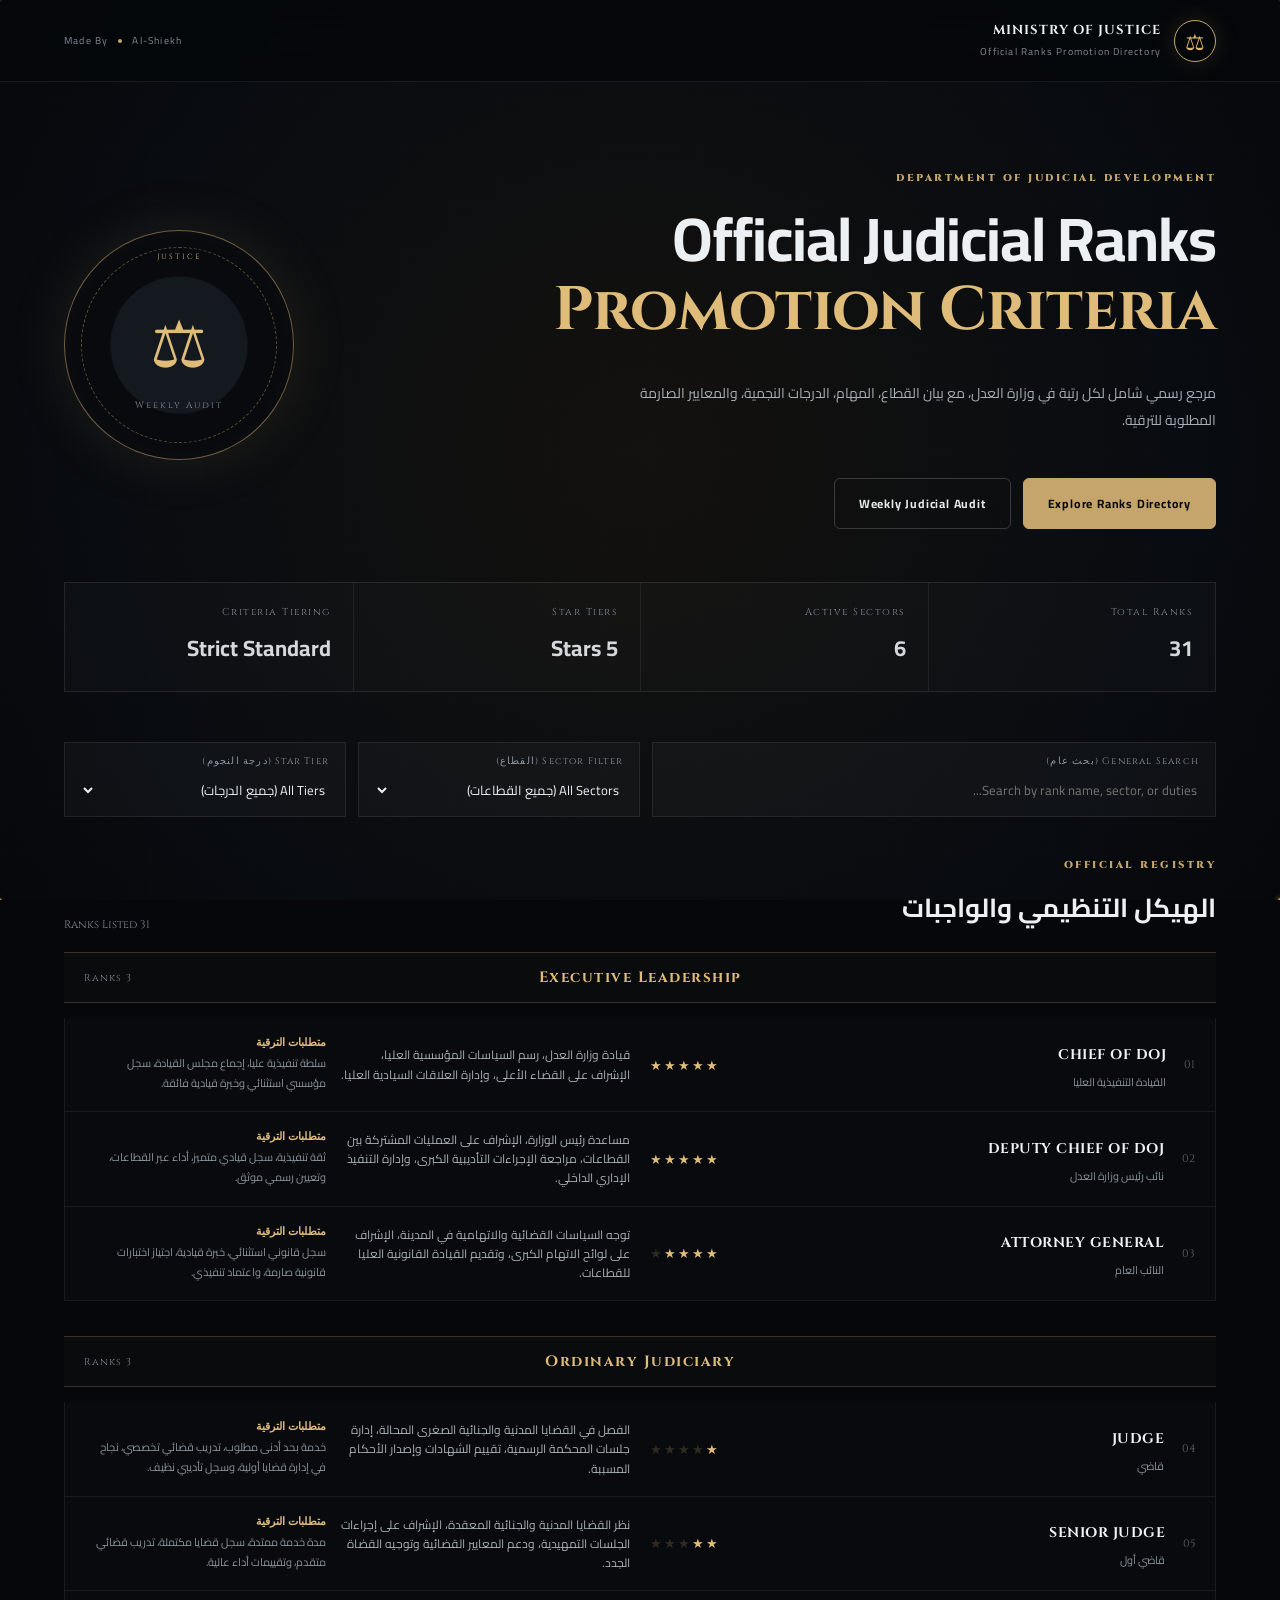
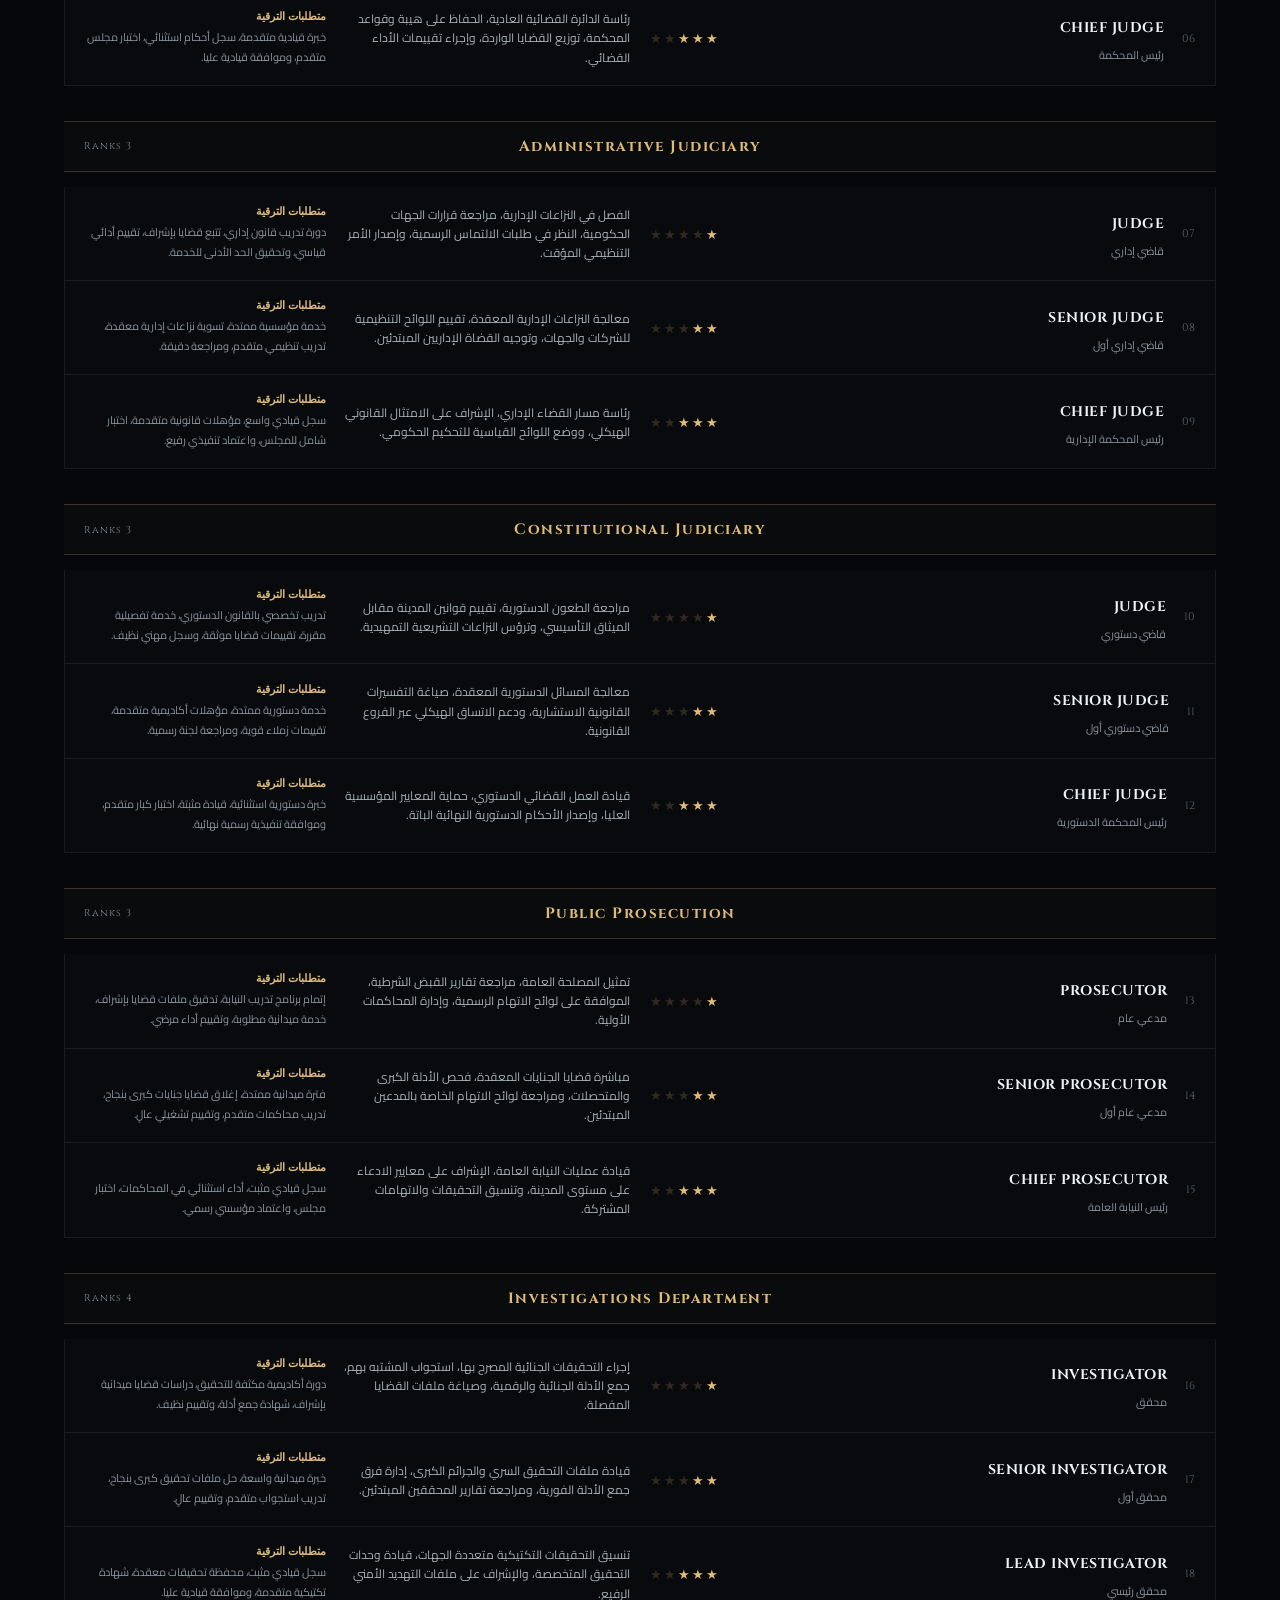
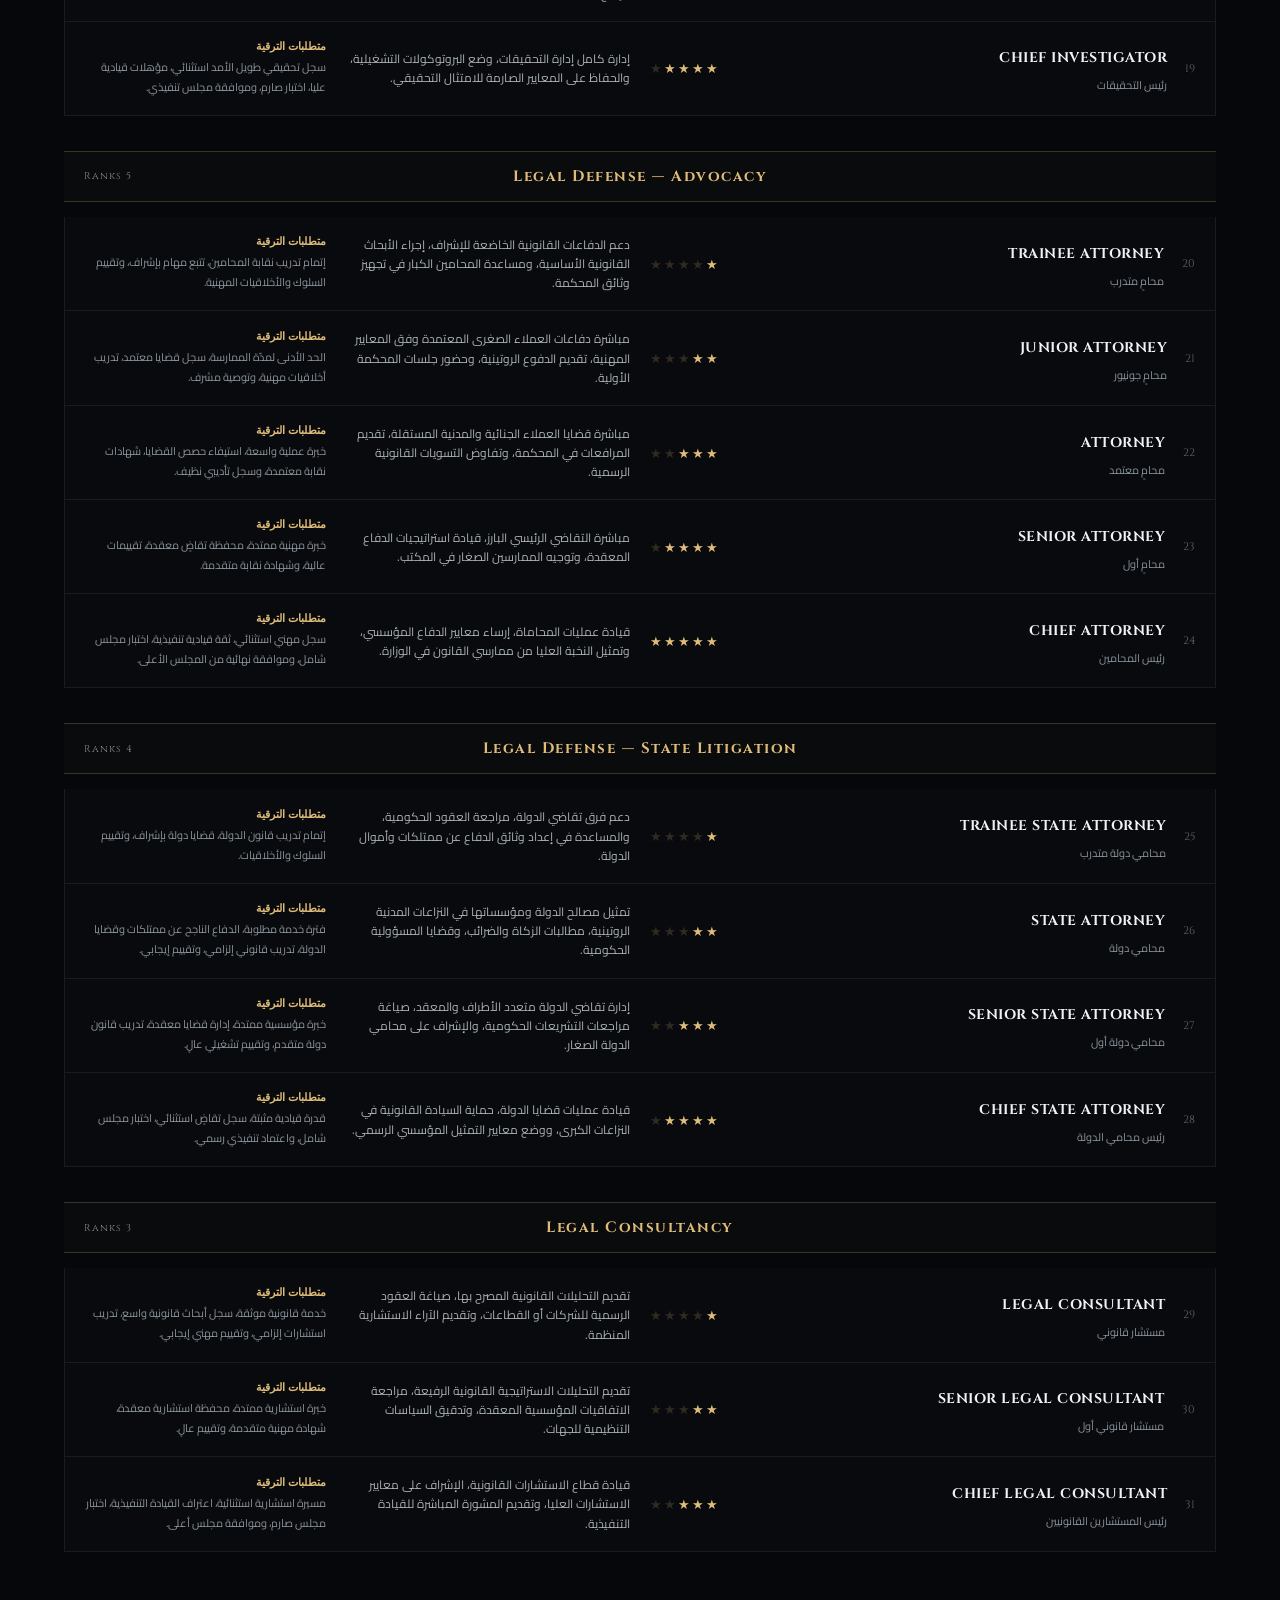
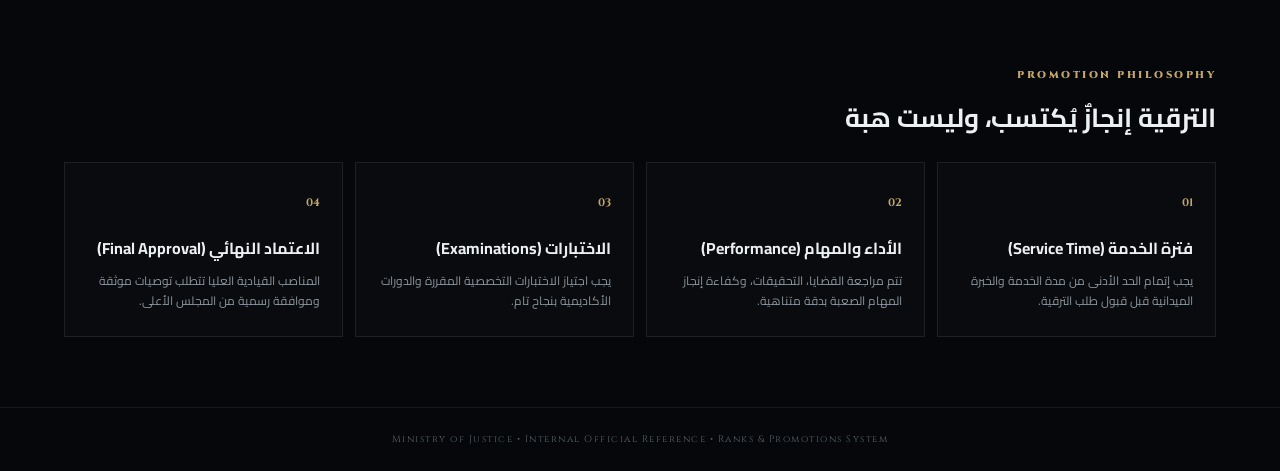
<file: index.html>
<!doctype html>
<html lang="ar" dir="rtl">
<head>
<meta charset="utf-8">
<meta name="viewport" content="width=device-width,initial-scale=1">
<title>Ministry of Justice | Ranks &amp; Promotion Criteria</title>
<link rel="preconnect" href="https://fonts.googleapis.com">
<link rel="preconnect" href="https://fonts.gstatic.com" crossorigin>
<link href="https://fonts.googleapis.com/css2?family=Cairo:wght@400;600;700;900&family=Cinzel:wght@600;700&display=swap" rel="stylesheet">
<link rel="stylesheet" href="spy.css">
</head>
<body>
<div class="ambient-bg"></div>
<header class="topbar">
  <div class="brand">
    <div class="brand-mark">⚖</div>
    <div><strong>MINISTRY OF JUSTICE</strong><span>Official Ranks Promotion Directory</span></div>
  </div>
  <div class="header-meta"><span>Al-Shiekh</span><span class="dot"></span><span>Made By</span></div>
</header>
<div class="ambient-bg">
  <canvas id="luxuryCanvas"></canvas>
</div>
<main class="container">
  <section class="hero">
    <div class="hero-copy">
      <div class="eyebrow">DEPARTMENT OF JUDICIAL DEVELOPMENT</div>
      <h1>Official Judicial Ranks<br><em>Promotion Criteria</em></h1>
      <p>مرجع رسمي شامل لكل رتبة في وزارة العدل، مع بيان القطاع، المهام، الدرجات النجمية، والمعايير الصارمة المطلوبة للترقية.</p>
      <div class="hero-actions">
        <button class="primary" onclick="document.getElementById('rankTable').scrollIntoView({behavior:'smooth'})">Explore Ranks Directory</button>
        <button class="ghost" onclick="openAudit()">Weekly Judicial Audit</button>
      </div>
    </div>
    <button class="seal" aria-label="فتح الجرد الأسبوعي" onclick="openAudit()">
      <span class="seal-ring">JUSTICE</span>
      <span class="seal-icon">⚖</span><small>Weekly Audit</small>
    </button>
  </section>

  <section class="stats">
    <div><span>Total Ranks</span><b id="rankCount">0</b></div>
    <div><span>Active Sectors</span><b>6</b></div>
    <div><span>Star Tiers</span><b>5 Stars</b></div>
    <div><span>Criteria Tiering</span><b>Strict Standard</b></div>
  </section>

  <section class="toolbar">
    <div><label>General Search (بحث عام)</label><input id="search" placeholder="Search by rank name, sector, or duties..." oninput="render()"></div>
    <div><label>Sector Filter (القطاع)</label><select id="sector" onchange="render()"><option value="">All Sectors (جميع القطاعات)</option></select></div>
    <div><label>Star Tier (درجة النجوم)</label><select id="stars" onchange="render()"><option value="">All Tiers (جميع الدرجات)</option></select></div>
  </section>

  <section id="rankTable" class="registry">
    <div class="section-head"><div><div class="eyebrow">OFFICIAL REGISTRY</div><h2>الهيكل التنظيمي والواجبات</h2></div><span id="resultCount"></span></div>
    <div id="groups"></div>
  </section>

  <section class="standards">
    <div class="section-head"><div><div class="eyebrow">PROMOTION PHILOSOPHY</div><h2>الترقية إنجازٌ يُكتسب، وليست هبة</h2></div></div>
    <div class="standard-grid">
      <article><b>01</b><h3>فترة الخدمة (Service Time)</h3><p>يجب إتمام الحد الأدنى من مدة الخدمة والخبرة الميدانية قبل قبول طلب الترقية.</p></article>
      <article><b>02</b><h3>الأداء والمهام (Performance)</h3><p>تتم مراجعة القضايا، التحقيقات، وكفاءة إنجاز المهام الصعبة بدقة متناهية.</p></article>
      <article><b>03</b><h3>الاختبارات (Examinations)</h3><p>يجب اجتياز الاختبارات التخصصية المقررة والدورات الأكاديمية بنجاح تام.</p></article>
      <article><b>04</b><h3>الاعتماد النهائي (Final Approval)</h3><p>المناصب القيادية العليا تتطلب توصيات موثقة وموافقة رسمية من المجلس الأعلى.</p></article>
    </div>
  </section>
</main>

<footer>Ministry of Justice • Internal Official Reference • Ranks &amp; Promotions System</footer>
<script src="spy.js"></script>
</body>
</html>
</file>
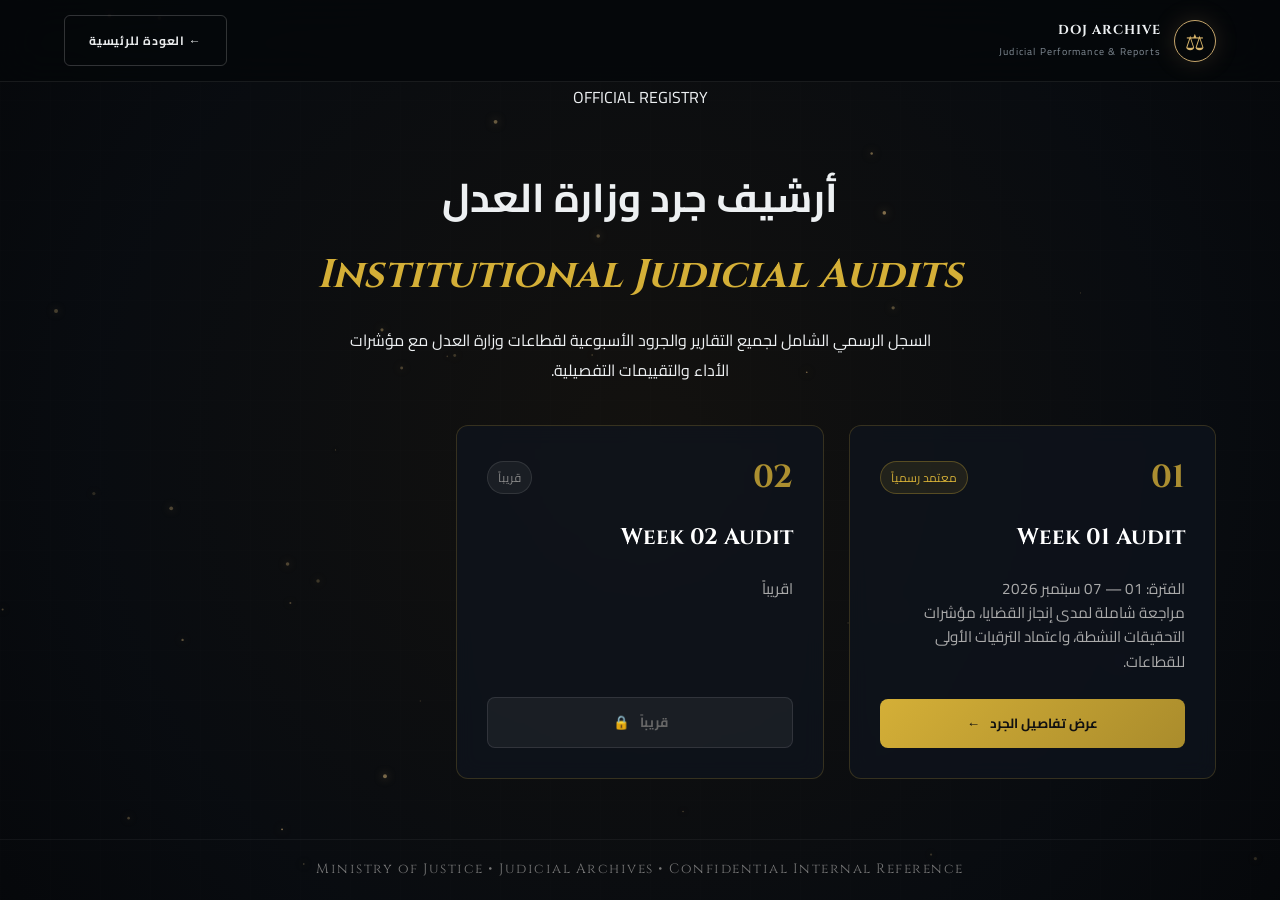
<file: audit.html>
<!doctype html>
<html lang="ar" dir="rtl">
<head>
<meta charset="utf-8">
<meta name="viewport" content="width=device-width,initial-scale=1">
<title>Ministry of Justice | Judicial Audits Archive</title>
<link rel="preconnect" href="https://fonts.googleapis.com">
<link rel="preconnect" href="https://fonts.gstatic.com" crossorigin>
<link href="https://fonts.googleapis.com/css2?family=Cairo:wght@400;600;700;900&family=Cinzel:wght@600;700&display=swap" rel="stylesheet">
<link rel="stylesheet" href="spy.css">
<style>
/* ممنوع التعديل فيه نهائيا لو سمحتم*/
.archive-grid {
  display: grid;
  grid-template-columns: repeat(3, minmax(320px, 1fr));
  gap: 25px;
  margin-top: 40px;
  direction: rtl;
}

.archive-card {
  background: rgba(15, 20, 30, 0.7);
  border: 1px solid rgba(212, 175, 55, 0.2);
  border-radius: 12px;
  padding: 30px;
  position: relative;
  transition: all 0.3s ease;
  backdrop-filter: blur(10px);  
  display: flex;
  flex-direction: column;
  justify-content: space-between;
}

@media (max-width: 1024px) {
  .archive-grid {
    grid-template-columns: repeat(2, minmax(320px, 1fr));
  }
}

@media (max-width: 768px) {
  .archive-grid {
    grid-template-columns: 1fr;
  }
}

.archive-card:hover {
  border-color: rgba(212, 175, 55, 0.6);
  transform: translateY(-5px);
  box-shadow: 0 10px 30px rgba(0, 0, 0, 0.5);
}

.archive-card-header {
  display: flex;
  justify-content: space-between;
  align-items: center;
  margin-bottom: 20px;
}

.archive-num {
  font-family: 'Cinzel', serif;
  font-size: 2rem;
  font-weight: 700;
  color: #d4af37;
  opacity: 0.8;
}

.archive-badge-status {
  font-size: 0.75rem;
  padding: 4px 10px;
  border-radius: 20px;
  background: rgba(212, 175, 55, 0.1);
  color: #d4af37;
  border: 1px solid rgba(212, 175, 55, 0.3);
}

.archive-card h3 {
  font-family: 'Cinzel', serif;
  font-size: 1.4rem;
  color: #fff;
  margin-bottom: 10px;
}

.archive-card p {
  color: #aaa;
  font-size: 0.95rem;
  line-height: 1.6;
  margin-bottom: 25px;
}

.audit-action-btn {
  display: inline-flex;
  align-items: center;
  justify-content: center;
  gap: 10px;
  width: 100%;
  padding: 12px 20px;
  background: linear-gradient(135deg, #d4af37 0%, #aa8c2c 100%);
  color: #111;
  font-weight: 700;
  border-radius: 8px;
  border: none;
  cursor: pointer;
  transition: all 0.2s ease;
  text-decoration: none;
  font-family: 'Cairo', sans-serif;
}

.audit-action-btn:hover {
  background: linear-gradient(135deg, #e6c555, #d4af37);
  box-shadow: 0 0 15px rgba(212, 175, 55, 0.4);
}

.audit-action-btn.disabled {
  background: rgba(255, 255, 255, 0.05);
  color: #666;
  border: 1px solid rgba(255, 255, 255, 0.1);
  cursor: not-allowed;
}
</style>
</head>
<body class="audit-page">
<div class="ambient-bg audit-ambient"></div>
<header class="topbar">
  <div class="brand">
    <div class="brand-mark">⚖</div>
    <div><strong>DOJ ARCHIVE</strong><span>Judicial Performance &amp; Reports</span></div>
  </div>
  <button class="ghost" onclick="location.href='index.html'">← العودة للرئيسية</button>
</header>
<div class="ambient-bg">
  <canvas id="luxuryCanvas"></canvas>
</div>
<main class="container">
  <section class="audit-hero" style="text-align: center; margin-bottom: 40px;">

    <div class="audit-badge" style="display: inline-block; margin-bottom: 15px;">OFFICIAL REGISTRY</div>

    <h1 style="font-size: 2.5rem; margin-bottom: 15px;">أرشيف جرد وزارة العدل<br><em style="color: #d4af37; font-family: 'Cinzel', serif;">Institutional Judicial Audits</em></h1>

    <p style="max-width: 600px; margin: 0 auto;">السجل الرسمي الشامل لجميع التقارير والجرود الأسبوعية لقطاعات وزارة العدل مع مؤشرات الأداء والتقييمات التفصيلية.</p>
    
  </section>

  <div class="archive-grid">
    <!-- بطاقة الأسبوع الأول -->
    <div class="archive-card">
      <div>
        <div class="archive-card-header">
          <span class="archive-num">01</span>
          <span class="archive-badge-status">معتمد رسمياً</span>
        </div>
        <h3>Week 01 Audit</h3>
        <p>الفترة: 01 — 07 سبتمبر 2026<br>مراجعة شاملة لمدى إنجاز القضايا، مؤشرات التحقيقات النشطة، واعتماد الترقيات الأولى للقطاعات.</p>
      </div>
      <button class="audit-action-btn" onclick="location.href='JRD.html'">
        عرض تفاصيل الجرد <span>←</span>
      </button>
    </div>

    <!-- بطاقة الأسبوع الثاني -->
    <div class="archive-card">
      <div>
        <div class="archive-card-header">
          <span class="archive-num">02</span>
          <span class="archive-badge-status" style="background: rgba(255,255,255,0.05); color: #888; border-color: rgba(255,255,255,0.1);">قريباً</span>
        </div>
        <h3>Week 02 Audit</h3>
        <p>اقريباً</p>
      </div>
      <button class="audit-action-btn disabled" disabled>
        قريباً <span>🔒</span>
      </button>
    </div>



  </div>
</main>

<footer style="text-align: center; margin-top: 60px; padding: 20px 0; border-top: 1px solid rgba(255,255,255,0.05); color: #777; font-size: 0.85rem;">
  Ministry of Justice • Judicial Archives • Confidential Internal Reference
  <script>

    const canvas = document.getElementById('luxuryCanvas');
const ctx = canvas.getContext('2d');
let particles = [];

function resize() {
  canvas.width = window.innerWidth;
  canvas.height = window.innerHeight;
}
window.addEventListener('resize', resize);
resize();

for (let i = 0; i < 40; i++) {
  particles.push({
    x: Math.random() * canvas.width,
    y: Math.random() * canvas.height,
    radius: Math.random() * 1.5 + 0.5,
    speedX: (Math.random() - 0.5) * 0.2,
    speedY: (Math.random() - 0.5) * 0.2,
    alpha: Math.random() * 0.5 + 0.2
  });
}

function animate() {
  ctx.clearRect(0, 0, canvas.width, canvas.height);
  particles.forEach(p => {
    p.x += p.speedX;
    p.y += p.speedY;
    if (p.x < 0) p.x = canvas.width;
    if (p.x > canvas.width) p.x = 0;
    if (p.y < 0) p.y = canvas.height;
    if (p.y > canvas.height) p.y = 0;

    ctx.beginPath();
    ctx.arc(p.x, p.y, p.radius, 0, Math.PI * 2);
    ctx.fillStyle = `rgba(197, 165, 107, ${p.alpha})`;
    ctx.shadowBlur = 8;
    ctx.shadowColor = '#c5a56b';
    ctx.fill();
  });
  requestAnimationFrame(animate);
}
animate();

  </script>

</footer>
</body>
</html>
</file>
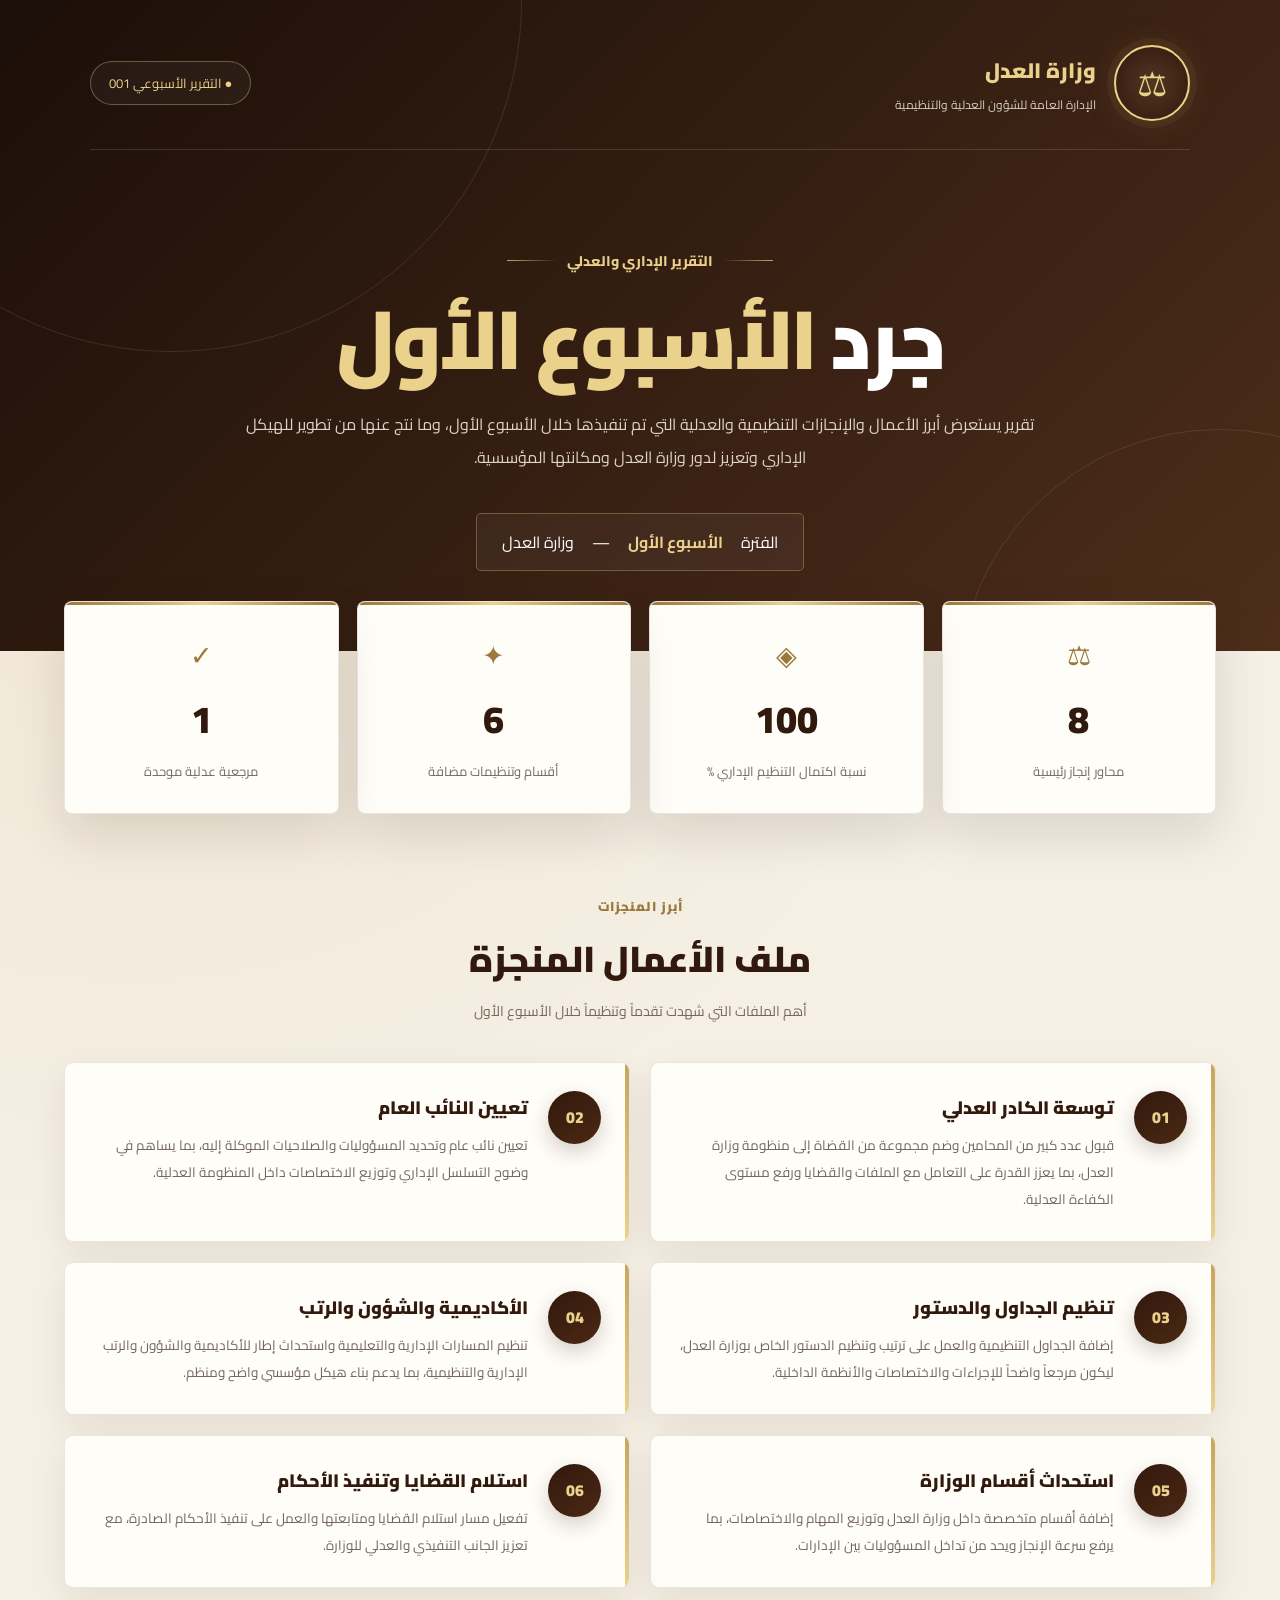
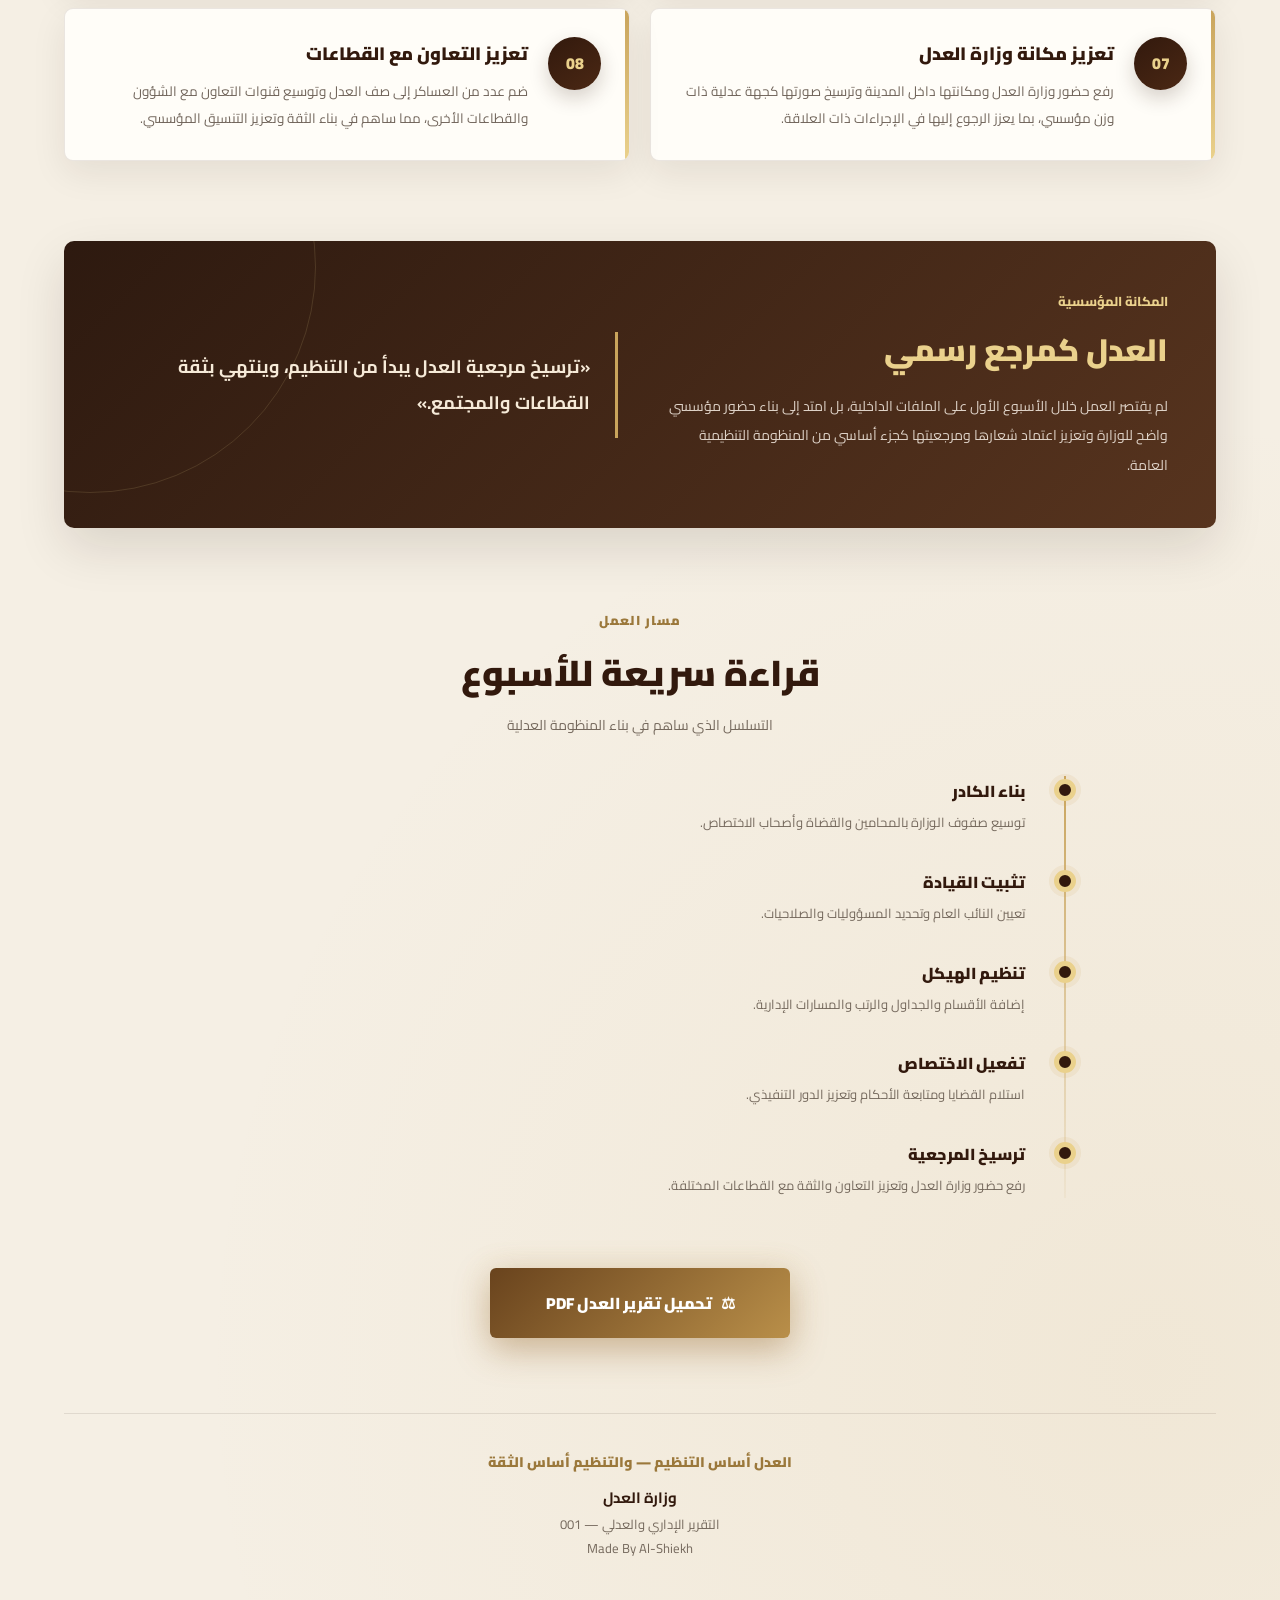
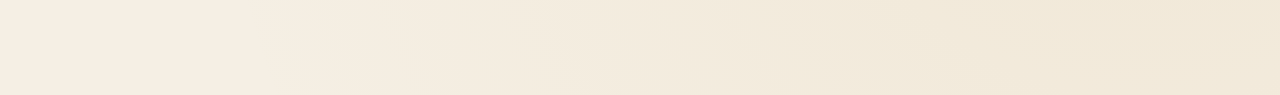
<file: JRD.html>
<!DOCTYPE html> <html lang="ar" dir="rtl"> <head> <meta charset="UTF-8"> <meta name="viewport" content="width=device-width, initial-scale=1.0">
<title>وزارة العدل | التقرير الأسبوعي الأول</title>

<style>
    /* =========================================================
       01 - GENERAL
    ========================================================= */

    @import url('https://fonts.googleapis.com/css2?family=Cairo:wght@400;500;600;700;800;900&display=swap');

    :root {
        --brown-dark: #211108;
        --brown: #32190d;
        --brown-light: #4b2814;

        --gold-dark: #9b783b;
        --gold: #c9a45c;
        --gold-light: #ead18c;

        --cream: #f5efe4;
        --white: #fffdf8;

        --text: #29211b;
        --muted: #75695d;

        --border: rgba(50, 25, 13, 0.10);

        --shadow:
            0 20px 50px rgba(33, 17, 8, 0.12);
    }

    * {
        margin: 0;
        padding: 0;
        box-sizing: border-box;
    }

    html {
        scroll-behavior: smooth;
    }

    body {
        font-family: "Cairo", Tahoma, sans-serif;
        background:
            radial-gradient(
                circle at 10% 10%,
                rgba(201, 164, 92, 0.14),
                transparent 28%
            ),
            radial-gradient(
                circle at 90% 90%,
                rgba(201, 164, 92, 0.10),
                transparent 30%
            ),
            var(--cream);

        color: var(--text);
        min-height: 100vh;
        overflow-x: hidden;
    }

    /* =========================================================
       02 - HERO / HEADER
    ========================================================= */

    .hero {
        position: relative;
        overflow: hidden;

        min-height: 590px;

        padding: 45px 7% 80px;

        color: white;

        background:
            linear-gradient(
                135deg,
                rgba(25, 12, 6, 0.99),
                rgba(72, 39, 20, 0.97)
            );
    }

    .hero::before {
        content: "";

        position: absolute;

        width: 700px;
        height: 700px;

        top: -350px;
        left: -180px;

        border: 1px solid rgba(234, 209, 140, 0.13);

        border-radius: 50%;
    }

    .hero::after {
        content: "";

        position: absolute;

        width: 520px;
        height: 520px;

        right: -200px;
        bottom: -300px;

        border: 1px solid rgba(234, 209, 140, 0.12);

        border-radius: 50%;
    }

    /* =========================================================
       03 - TOP BAR
    ========================================================= */

    .topbar {
        position: relative;
        z-index: 5;

        max-width: 1300px;

        margin: auto;

        padding-bottom: 28px;

        display: flex;
        align-items: center;
        justify-content: space-between;

        border-bottom:
            1px solid rgba(255, 255, 255, 0.13);
    }

    .brand {
        display: flex;
        align-items: center;
        gap: 18px;
    }

    .logo {
        width: 76px;
        height: 76px;

        display: flex;
        align-items: center;
        justify-content: center;

        border-radius: 50%;

        border: 2px solid var(--gold-light);

        color: var(--gold-light);

        font-size: 34px;

        background:
            radial-gradient(
                circle,
                rgba(234, 209, 140, 0.12),
                transparent 65%
            );

        box-shadow:
            0 0 0 7px rgba(201, 164, 92, 0.07),
            0 0 35px rgba(201, 164, 92, 0.14);
    }

    .brand-text strong {
        display: block;

        color: var(--gold-light);

        font-size: 21px;
        font-weight: 900;
    }

    .brand-text span {
        display: block;

        margin-top: 3px;

        color: #d9cec3;

        font-size: 12px;
    }

    .status {
        padding: 9px 18px;

        border: 1px solid rgba(234, 209, 140, 0.35);

        border-radius: 50px;

        color: var(--gold-light);

        font-size: 13px;

        background:
            rgba(255, 255, 255, 0.04);
    }

    /* =========================================================
       04 - HERO CONTENT
    ========================================================= */

    .hero-content {
        position: relative;
        z-index: 5;

        max-width: 1000px;

        margin: 90px auto 0;

        text-align: center;
    }

    .eyebrow {
        display: inline-flex;

        align-items: center;

        gap: 10px;

        margin-bottom: 18px;

        color: var(--gold-light);

        font-size: 14px;
        font-weight: 800;
    }

    .eyebrow::before,
    .eyebrow::after {
        content: "";

        width: 50px;
        height: 1px;

        background:
            linear-gradient(
                90deg,
                transparent,
                var(--gold)
            );
    }

    .eyebrow::after {
        background:
            linear-gradient(
                90deg,
                var(--gold),
                transparent
            );
    }

    .hero h1 {
        font-size: clamp(42px, 7vw, 82px);

        line-height: 1.15;

        font-weight: 900;

        letter-spacing: -3px;
    }

    .hero h1 span {
        color: var(--gold-light);
    }

    .hero-description {
        max-width: 800px;

        margin: 22px auto 0;

        color: #ded3c8;

        font-size: 16px;

        line-height: 2.1;
    }

    .date-box {
        display: inline-flex;

        align-items: center;

        gap: 18px;

        margin-top: 38px;

        padding: 13px 25px;

        border:
            1px solid rgba(234, 209, 140, 0.30);

        border-radius: 5px;

        background:
            rgba(255, 255, 255, 0.045);
    }

    .date-box strong {
        color: var(--gold-light);
    }

    /* =========================================================
       05 - MAIN CONTAINER
    ========================================================= */

    .container {
        position: relative;
        z-index: 10;

        width: min(1250px, 90%);

        margin: -50px auto 100px;
    }

    /* =========================================================
       06 - STATISTICS
    ========================================================= */

    .stats {
        display: grid;

        grid-template-columns:
            repeat(4, 1fr);

        gap: 18px;
    }

    .stat {
        position: relative;

        padding: 28px 20px;

        overflow: hidden;

        text-align: center;

        background: var(--white);

        border: 1px solid var(--border);

        border-radius: 8px;

        box-shadow: var(--shadow);
    }

    .stat::before {
        content: "";

        position: absolute;

        top: 0;
        right: 0;
        left: 0;

        height: 3px;

        background:
            linear-gradient(
                90deg,
                var(--gold-dark),
                var(--gold-light),
                var(--gold-dark)
            );
    }

    .stat-icon {
        color: var(--gold-dark);

        font-size: 27px;

        margin-bottom: 3px;
    }

    .stat-number {
        display: block;

        color: var(--brown);

        font-size: 38px;

        font-weight: 900;
    }

    .stat-label {
        color: var(--muted);

        font-size: 13px;
    }

    /* =========================================================
       07 - SECTIONS
    ========================================================= */

    .section {
        margin-top: 80px;
    }

    .section-header {
        margin-bottom: 38px;

        text-align: center;
    }

    .section-header .label {
        color: var(--gold-dark);

        font-size: 13px;

        font-weight: 900;

        letter-spacing: 1px;
    }

    .section-header h2 {
        margin-top: 7px;

        color: var(--brown);

        font-size: 36px;

        font-weight: 900;
    }

    .section-header p {
        margin-top: 5px;

        color: var(--muted);

        font-size: 14px;
    }

    /* =========================================================
       08 - ACHIEVEMENT CARDS
    ========================================================= */

    .achievements {
        display: grid;

        grid-template-columns:
            repeat(2, 1fr);

        gap: 20px;
    }

    .achievement {
        position: relative;

        display: flex;

        gap: 20px;

        padding: 28px;

        overflow: hidden;

        background: var(--white);

        border: 1px solid var(--border);

        border-radius: 9px;

        box-shadow:
            0 12px 35px
            rgba(43, 23, 13, 0.08);

        transition:
            transform .3s ease,
            box-shadow .3s ease;
    }

    .achievement:hover {
        transform: translateY(-5px);

        box-shadow:
            0 20px 45px
            rgba(43, 23, 13, 0.14);
    }

    .achievement::before {
        content: "";

        position: absolute;

        top: 0;
        right: 0;
        bottom: 0;

        width: 4px;

        background:
            linear-gradient(
                var(--gold),
                var(--gold-light)
            );
    }

    .achievement-number {
        flex: 0 0 53px;

        width: 53px;
        height: 53px;

        display: flex;

        align-items: center;
        justify-content: center;

        border-radius: 50%;

        color: var(--gold-light);

        font-size: 16px;

        font-weight: 900;

        background:
            linear-gradient(
                145deg,
                var(--brown),
                var(--brown-light)
            );

        box-shadow:
            0 8px 20px
            rgba(43, 23, 13, 0.20);
    }

    .achievement h3 {
        color: var(--brown);

        font-size: 18px;

        font-weight: 900;

        margin-bottom: 8px;
    }

    .achievement p {
        color: #71655b;

        font-size: 13.5px;

        line-height: 2;
    }

    /* =========================================================
       09 - FEATURE PANEL
    ========================================================= */

    .feature {
        position: relative;

        overflow: hidden;

        padding: 48px;

        color: white;

        border-radius: 10px;

        background:
            linear-gradient(
                135deg,
                rgba(43, 23, 13, 0.99),
                rgba(82, 46, 24, 0.97)
            );

        box-shadow: var(--shadow);
    }

    .feature::before {
        content: "";

        position: absolute;

        width: 450px;
        height: 450px;

        left: -200px;
        top: -200px;

        border:
            1px solid
            rgba(234, 209, 140, 0.14);

        border-radius: 50%;
    }

    .feature-content {
        position: relative;
        z-index: 2;

        display: grid;

        grid-template-columns:
            1fr 1fr;

        gap: 45px;

        align-items: center;
    }

    .feature-label {
        color: var(--gold-light);

        font-size: 13px;

        font-weight: 800;
    }

    .feature h2 {
        margin: 8px 0 13px;

        color: var(--gold-light);

        font-size: 31px;

        font-weight: 900;
    }

    .feature p {
        color: #ded2c7;

        font-size: 14px;

        line-height: 2.1;
    }

    .quote {
        padding: 17px 25px;

        border-right:
            3px solid var(--gold);

        color: #f6ead8;

        font-size: 18px;

        font-weight: 700;

        line-height: 2;
    }

    /* =========================================================
       10 - TIMELINE
    ========================================================= */

    .timeline {
        position: relative;

        max-width: 900px;

        margin: auto;
    }

    .timeline::before {
        content: "";

        position: absolute;

        top: 0;
        right: 24px;
        bottom: 0;

        width: 2px;

        background:
            linear-gradient(
                var(--gold),
                rgba(201, 164, 92, 0.08)
            );
    }

    .timeline-item {
        position: relative;

        padding-right: 65px;

        margin-bottom: 32px;
    }

    .timeline-dot {
        position: absolute;

        top: 3px;
        right: 14px;

        width: 22px;
        height: 22px;

        border-radius: 50%;

        border:
            5px solid var(--gold-light);

        background: var(--brown);

        box-shadow:
            0 0 0 5px
            rgba(201, 164, 92, 0.12);
    }

    .timeline-item h3 {
        color: var(--brown);

        font-size: 16px;

        font-weight: 900;

        margin-bottom: 4px;
    }

    .timeline-item p {
        color: var(--muted);

        font-size: 13px;

        line-height: 1.9;
    }

    /* =========================================================
       11 - PDF BUTTON
    ========================================================= */

    .pdf-area {
        display: flex;

        justify-content: center;

        margin-top: 70px;
    }

    .pdf-button {
        position: relative;

        min-width: 300px;

        padding: 20px 35px;

        overflow: hidden;

        border: none;

        border-radius: 6px;

        cursor: pointer;

        color: white;

        font-family: "Cairo", sans-serif;

        font-size: 16px;

        font-weight: 900;

        background:
            linear-gradient(
                135deg,
                #69431d,
                #b98f49,
                #e4c375,
                #805522
            );

        background-size: 300% 300%;

        animation:
            goldAnimation 4s ease infinite;

        box-shadow:
            0 12px 35px
            rgba(139, 92, 40, 0.38),

            0 0 30px
            rgba(228, 199, 125, 0.16);

        transition:
            transform .3s ease,
            box-shadow .3s ease;
    }

    .pdf-button:hover {
        transform:
            translateY(-4px)
            scale(1.02);

        box-shadow:
            0 18px 45px
            rgba(139, 92, 40, 0.45),

            0 0 45px
            rgba(228, 199, 125, 0.25);
    }

    .pdf-button::before {
        content: "";

        position: absolute;

        top: 0;

        right: -110%;

        width: 70%;

        height: 100%;

        background:
            linear-gradient(
                110deg,
                transparent,
                rgba(255,255,255,.55),
                transparent
            );

        animation:
            buttonShine 2.7s infinite;
    }

    .pdf-button span {
        position: relative;

        z-index: 2;
    }

    @keyframes goldAnimation {
        0%, 100% {
            background-position: 0% 50%;
        }

        50% {
            background-position: 100% 50%;
        }
    }

    @keyframes buttonShine {
        0% {
            right: -110%;
        }

        45%,
        100% {
            right: 150%;
        }
    }

    /* =========================================================
       12 - FOOTER
    ========================================================= */

    .footer {
        margin-top: 75px;

        padding: 35px;

        text-align: center;

        border-top:
            1px solid
            rgba(43, 23, 13, 0.10);

        color: var(--muted);

        font-size: 13px;
    }

    .footer-motto {
        margin-bottom: 8px;

        color: var(--gold-dark);

        font-size: 14px;

        font-weight: 900;
    }

    .footer strong {
        color: var(--brown);

        font-size: 15px;
    }

    /* =========================================================
       13 - SCROLL ANIMATION
    ========================================================= */

    .reveal {
        opacity: 0;

        transform: translateY(25px);

        transition:
            opacity .7s ease,
            transform .7s ease;
    }

    .reveal.visible {
        opacity: 1;

        transform: translateY(0);
    }

    /* =========================================================
       14 - RESPONSIVE
    ========================================================= */

    @media (max-width: 950px) {

        .stats {
            grid-template-columns:
                repeat(2, 1fr);
        }

        .achievements {
            grid-template-columns: 1fr;
        }

        .feature-content {
            grid-template-columns: 1fr;
        }
    }

    @media (max-width: 650px) {

        .hero {
            padding:
                30px 5% 70px;
        }

        .topbar {
            flex-direction: column;

            gap: 20px;

            text-align: center;
        }

        .brand {
            flex-direction: column;
        }

        .hero-content {
            margin-top: 55px;
        }

        .hero h1 {
            font-size: 43px;

            letter-spacing: -1px;
        }

        .hero-description {
            font-size: 14px;
        }

        .stats {
            grid-template-columns: 1fr;
        }

        .container {
            width: 92%;
        }

        .achievement {
            padding: 22px 18px;
        }

        .feature {
            padding: 30px 22px;
        }

        .quote {
            font-size: 15px;
        }

        .pdf-button {
            width: 100%;

            min-width: 0;
        }
    }

    /* =========================================================
       15 - PRINT / PDF
    ========================================================= */

    @media print {

        @page {
            size: A4;

            margin: 12mm;
        }

        body {
            background: white;

            print-color-adjust: exact;
            -webkit-print-color-adjust: exact;
        }

        .hero {
            min-height: auto;

            padding: 35px;

            print-color-adjust: exact;
            -webkit-print-color-adjust: exact;
        }

        .hero-content {
            margin-top: 45px;
        }

        .container {
            width: 100%;

            margin:
                25px auto;
        }

        .pdf-area {
            display: none;
        }

        .stat,
        .achievement,
        .feature {
            box-shadow: none;

            break-inside: avoid;

            print-color-adjust: exact;
            -webkit-print-color-adjust: exact;
        }

        .section {
            break-inside: avoid;
        }

        .footer {
            margin-top: 30px;
        }

        .reveal {
            opacity: 1 !important;

            transform: none !important;
        }
    }
</style>

</head> <body>
<!-- =========================================================
     HEADER
========================================================= -->

<header class="hero">

    <div class="topbar">

        <div class="brand">

            <div class="logo">
                ⚖
            </div>

            <div class="brand-text">

                <strong>
                    وزارة العدل
                </strong>

                <span>
                    الإدارة العامة للشؤون العدلية والتنظيمية
                </span>

            </div>

        </div>

        <div class="status">
            ● التقرير الأسبوعي 001
        </div>

    </div>

    <div class="hero-content">

        <div class="eyebrow">
            التقرير الإداري والعدلي
        </div>

        <h1>
            جرد
            <span>
                الأسبوع الأول
            </span>
        </h1>

        <p class="hero-description">

            تقرير يستعرض أبرز الأعمال والإنجازات التنظيمية والعدلية
            التي تم تنفيذها خلال الأسبوع الأول، وما نتج عنها من تطوير
            للهيكل الإداري وتعزيز لدور وزارة العدل ومكانتها المؤسسية.

        </p>

        <div class="date-box">

            <span>
                الفترة
            </span>

            <strong>
                الأسبوع الأول
            </strong>

            <span>
                —
            </span>

            <span>
                وزارة العدل
            </span>

        </div>

    </div>

</header>

<!-- =========================================================
     MAIN
========================================================= -->

<main class="container">

    <!-- =====================================================
         STATISTICS
    ===================================================== -->

    <section class="stats">

        <div class="stat reveal">

            <div class="stat-icon">
                ⚖
            </div>

            <strong
                class="stat-number counter"
                data-target="8">
                0
            </strong>

            <span class="stat-label">
                محاور إنجاز رئيسية
            </span>

        </div>

        <div class="stat reveal">

            <div class="stat-icon">
                ◈
            </div>

            <strong
                class="stat-number counter"
                data-target="100">
                0
            </strong>

            <span class="stat-label">
                نسبة اكتمال التنظيم الإداري %
            </span>

        </div>

        <div class="stat reveal">

            <div class="stat-icon">
                ✦
            </div>

            <strong
                class="stat-number counter"
                data-target="6">
                0
            </strong>

            <span class="stat-label">
                أقسام وتنظيمات مضافة
            </span>

        </div>

        <div class="stat reveal">

            <div class="stat-icon">
                ✓
            </div>

            <strong
                class="stat-number counter"
                data-target="1">
                0
            </strong>

            <span class="stat-label">
                مرجعية عدلية موحدة
            </span>

        </div>

    </section>

    <!-- =====================================================
         ACHIEVEMENTS
    ===================================================== -->

    <section class="section">

        <div class="section-header">

            <div class="label">
                أبرز المنجزات
            </div>

            <h2>
                ملف الأعمال المنجزة
            </h2>

            <p>
                أهم الملفات التي شهدت تقدماً وتنظيماً خلال الأسبوع الأول
            </p>

        </div>

        <div class="achievements">

            <article class="achievement reveal">

                <div class="achievement-number">
                    01
                </div>

                <div>

                    <h3>
                        توسعة الكادر العدلي
                    </h3>

                    <p>
                        قبول عدد كبير من المحامين وضم مجموعة من القضاة
                        إلى منظومة وزارة العدل، بما يعزز القدرة على
                        التعامل مع الملفات والقضايا ورفع مستوى الكفاءة
                        العدلية.
                    </p>

                </div>

            </article>

            <article class="achievement reveal">

                <div class="achievement-number">
                    02
                </div>

                <div>

                    <h3>
                        تعيين النائب العام
                    </h3>

                    <p>
                        تعيين نائب عام وتحديد المسؤوليات والصلاحيات
                        الموكلة إليه، بما يساهم في وضوح التسلسل الإداري
                        وتوزيع الاختصاصات داخل المنظومة العدلية.
                    </p>

                </div>

            </article>

            <article class="achievement reveal">

                <div class="achievement-number">
                    03
                </div>

                <div>

                    <h3>
                        تنظيم الجداول والدستور
                    </h3>

                    <p>
                        إضافة الجداول التنظيمية والعمل على ترتيب وتنظيم
                        الدستور الخاص بوزارة العدل، ليكون مرجعاً واضحاً
                        للإجراءات والاختصاصات والأنظمة الداخلية.
                    </p>

                </div>

            </article>

            <article class="achievement reveal">

                <div class="achievement-number">
                    04
                </div>

                <div>

                    <h3>
                        الأكاديمية والشؤون والرتب
                    </h3>

                    <p>
                        تنظيم المسارات الإدارية والتعليمية واستحداث إطار
                        للأكاديمية والشؤون والرتب الإدارية والتنظيمية،
                        بما يدعم بناء هيكل مؤسسي واضح ومنظم.
                    </p>

                </div>

            </article>

            <article class="achievement reveal">

                <div class="achievement-number">
                    05
                </div>

                <div>

                    <h3>
                        استحداث أقسام الوزارة
                    </h3>

                    <p>
                        إضافة أقسام متخصصة داخل وزارة العدل وتوزيع المهام
                        والاختصاصات، بما يرفع سرعة الإنجاز ويحد من تداخل
                        المسؤوليات بين الإدارات.
                    </p>

                </div>

            </article>

            <article class="achievement reveal">

                <div class="achievement-number">
                    06
                </div>

                <div>

                    <h3>
                        استلام القضايا وتنفيذ الأحكام
                    </h3>

                    <p>
                        تفعيل مسار استلام القضايا ومتابعتها والعمل على
                        تنفيذ الأحكام الصادرة، مع تعزيز الجانب التنفيذي
                        والعدلي للوزارة.
                    </p>

                </div>

            </article>

            <article class="achievement reveal">

                <div class="achievement-number">
                    07
                </div>

                <div>

                    <h3>
                        تعزيز مكانة وزارة العدل
                    </h3>

                    <p>
                        رفع حضور وزارة العدل ومكانتها داخل المدينة
                        وترسيخ صورتها كجهة عدلية ذات وزن مؤسسي، بما
                        يعزز الرجوع إليها في الإجراءات ذات العلاقة.
                    </p>

                </div>

            </article>

            <article class="achievement reveal">

                <div class="achievement-number">
                    08
                </div>

                <div>

                    <h3>
                        تعزيز التعاون مع القطاعات
                    </h3>

                    <p>
                        ضم عدد من العساكر إلى صف العدل وتوسيع قنوات
                        التعاون مع الشؤون والقطاعات الأخرى، مما ساهم
                        في بناء الثقة وتعزيز التنسيق المؤسسي.
                    </p>

                </div>

            </article>

        </div>

    </section>

    <!-- =====================================================
         FEATURE
    ===================================================== -->

    <section class="section">

        <div class="feature reveal">

            <div class="feature-content">

                <div>

                    <div class="feature-label">
                        المكانة المؤسسية
                    </div>

                    <h2>
                        العدل كمرجع رسمي
                    </h2>

                    <p>

                        لم يقتصر العمل خلال الأسبوع الأول على الملفات
                        الداخلية، بل امتد إلى بناء حضور مؤسسي واضح
                        للوزارة وتعزيز اعتماد شعارها ومرجعيتها كجزء
                        أساسي من المنظومة التنظيمية العامة.

                    </p>

                </div>

                <div class="quote">

                    «ترسيخ مرجعية العدل يبدأ من التنظيم،
                    وينتهي بثقة القطاعات والمجتمع.»

                </div>

            </div>

        </div>

    </section>

    <!-- =====================================================
         TIMELINE
    ===================================================== -->

    <section class="section">

        <div class="section-header">

            <div class="label">
                مسار العمل
            </div>

            <h2>
                قراءة سريعة للأسبوع
            </h2>

            <p>
                التسلسل الذي ساهم في بناء المنظومة العدلية
            </p>

        </div>

        <div class="timeline">

            <div class="timeline-item reveal">

                <div class="timeline-dot"></div>

                <h3>
                    بناء الكادر
                </h3>

                <p>
                    توسيع صفوف الوزارة بالمحامين والقضاة وأصحاب
                    الاختصاص.
                </p>

            </div>

            <div class="timeline-item reveal">

                <div class="timeline-dot"></div>

                <h3>
                    تثبيت القيادة
                </h3>

                <p>
                    تعيين النائب العام وتحديد المسؤوليات والصلاحيات.
                </p>

            </div>

            <div class="timeline-item reveal">

                <div class="timeline-dot"></div>

                <h3>
                    تنظيم الهيكل
                </h3>

                <p>
                    إضافة الأقسام والجداول والرتب والمسارات الإدارية.
                </p>

            </div>

            <div class="timeline-item reveal">

                <div class="timeline-dot"></div>

                <h3>
                    تفعيل الاختصاص
                </h3>

                <p>
                    استلام القضايا ومتابعة الأحكام وتعزيز الدور
                    التنفيذي.
                </p>

            </div>

            <div class="timeline-item reveal">

                <div class="timeline-dot"></div>

                <h3>
                    ترسيخ المرجعية
                </h3>

                <p>
                    رفع حضور وزارة العدل وتعزيز التعاون والثقة مع
                    القطاعات المختلفة.
                </p>

            </div>

        </div>

    </section>

    <!-- =====================================================
         PDF BUTTON
    ===================================================== -->

    <div class="pdf-area">

        <button
            id="pdfButton"
            class="pdf-button"
            type="button">

            <span>
                ⚖ &nbsp; تحميل تقرير العدل PDF
            </span>

        </button>

    </div>

    <!-- =====================================================
         FOOTER
    ===================================================== -->

    <footer class="footer">

        <div class="footer-motto">
            العدل أساس التنظيم — والتنظيم أساس الثقة
        </div>

        <strong>
            وزارة العدل
        </strong>

        <div>
            التقرير الإداري والعدلي — 001
        </div>
<div>Made By Al-Shiekh</div>
    </footer>

</main>

<!-- =========================================================
     JAVASCRIPT
========================================================= -->

<script>

    /* =====================================================
       01 - COUNTER ANIMATION
    ===================================================== */

    const counters =
        document.querySelectorAll(".counter");

    const counterObserver =
        new IntersectionObserver(
            function (entries, observer) {

                entries.forEach(function (entry) {

                    if (!entry.isIntersecting) {
                        return;
                    }

                    const counter =
                        entry.target;

                    const target =
                        Number(counter.dataset.target);

                    const duration = 1200;

                    const startTime =
                        performance.now();

                    function animate(currentTime) {

                        const elapsed =
                            currentTime - startTime;

                        const progress =
                            Math.min(
                                elapsed / duration,
                                1
                            );

                        const easing =
                            1 -
                            Math.pow(
                                1 - progress,
                                3
                            );

                        counter.textContent =
                            Math.floor(
                                target * easing
                            );

                        if (progress < 1) {

                            requestAnimationFrame(
                                animate
                            );

                        } else {

                            counter.textContent =
                                target;

                        }
                    }

                    requestAnimationFrame(
                        animate
                    );

                    observer.unobserve(counter);

                });

            },
            {
                threshold: 0.6
            }
        );

    counters.forEach(function (counter) {

        counterObserver.observe(counter);

    });

    /* =====================================================
       02 - SCROLL REVEAL
    ===================================================== */

    const revealElements =
        document.querySelectorAll(".reveal");

    const revealObserver =
        new IntersectionObserver(
            function (entries, observer) {

                entries.forEach(function (entry) {

                    if (
                        entry.isIntersecting
                    ) {

                        entry.target.classList.add(
                            "visible"
                        );

                        observer.unobserve(
                            entry.target
                        );
                    }

                });

            },
            {
                threshold: 0.12
            }
        );

    revealElements.forEach(function (element) {

        revealObserver.observe(element);

    });

    /* =====================================================
       03 - PDF / PRINT
    ===================================================== */

    const pdfButton =
        document.getElementById("pdfButton");

    pdfButton.addEventListener(
        "click",
        function () {

            const originalHTML =
                pdfButton.innerHTML;

            pdfButton.innerHTML =
                "<span>⏳ جاري تجهيز التقرير...</span>";

            pdfButton.disabled = true;

            setTimeout(
                function () {

                    window.print();

                    setTimeout(
                        function () {

                            pdfButton.innerHTML =
                                originalHTML;

                            pdfButton.disabled =
                                false;

                        },
                        1000
                    );

                },
                500
            );

        }
    );

</script>
</file>
<file: spy.css>
*{box-sizing:border-box}html{scroll-behavior:smooth}
body{margin:0;background:#05070a;color:#edf0f2;font-family:'Cairo',sans-serif;direction:rtl;text-align:right;overflow-x:hidden}

.ambient-bg{position:fixed;inset:0;z-index:-2;background:radial-gradient(circle at 80% 10%,rgba(197,165,107,.14),transparent 35%),radial-gradient(circle at 10% 80%,rgba(35,50,68,.25),transparent 40%),linear-gradient(135deg,#040507,#0d1117 55%,#050709);animation:ambientMove 18s ease infinite alternate}
@keyframes ambientMove{0%{transform:scale(1) translate(0,0)}100%{transform:scale(1.05) translate(-15px,15px)}}
.ambient-bg:after{content:"";position:absolute;inset:0;opacity:.14;background-image:linear-gradient(rgba(255,255,255,.025) 1px,transparent 1px),linear-gradient(90deg,rgba(255,255,255,.02) 1px,transparent 1px);background-size:48px 48px}

.topbar{height:82px;border-bottom:1px solid rgba(255,255,255,.08);display:flex;align-items:center;justify-content:space-between;padding:0 5vw;background:rgba(5,7,10,.78);backdrop-filter:blur(20px);position:sticky;top:0;z-index:20}
.brand{display:flex;align-items:center;gap:13px}
.brand-mark{width:42px;height:42px;border:1px solid #c5a56b;border-radius:50%;display:grid;place-items:center;color:#d9b66b;font-size:22px;box-shadow:0 0 25px rgba(197,165,107,.18)}
.brand strong{display:block;letter-spacing:1px;font-size:13px;font-family:'Cinzel',serif}
.brand span,.header-meta{display:block;color:#7f8992;font-size:10px;letter-spacing:1.2px;margin-top:3px}
.header-meta{display:flex;gap:10px;align-items:center;margin:0}.dot{width:4px;height:4px;background:#c5a56b;border-radius:50%}

.container{width:min(1200px,90%);margin:auto}
.hero{min-height:500px;display:flex;align-items:center;justify-content:space-between;gap:40px;padding:75px 0 50px}
.eyebrow{color:#c5a56b;letter-spacing:2.5px;font-size:10px;font-weight:900;font-family:'Cinzel',serif}
.hero h1{font:700 clamp(34px,4.8vw,64px)/1.1 'Cairo',sans-serif;margin:15px 0 22px;letter-spacing:-1px}
.hero h1 em{font-style:normal;color:#dfbc7a;font-family:'Cinzel',serif}
.hero p{max-width:580px;color:#a8b0b7;line-height:1.9;font-size:14px}
.hero-actions{display:flex;gap:12px;margin-top:30px}
.primary,.ghost{padding:13px 24px;border-radius:6px;font-weight:700;cursor:pointer;font-size:12px;letter-spacing:.8px;font-family:'Cairo',sans-serif;transition:.3s}
.primary{border:1px solid #c5a56b;background:#c5a56b;color:#07090c}
.primary:hover{background:#dfbc7a;box-shadow:0 0 25px rgba(197,165,107,.35)}
.ghost{background:transparent;border:1px solid rgba(255,255,255,.18);color:#e8eaeb}
.ghost:hover{border-color:#c5a56b;color:#c5a56b}

.seal{position:relative;width:230px;height:230px;border-radius:50%;border:1px solid rgba(197,165,107,.55);background:radial-gradient(circle,#14181f 0 42%,#080a0e 43%);color:#dfbc7a;display:grid;place-items:center;cursor:pointer;transition:.4s;box-shadow:0 0 60px rgba(197,165,107,.12),inset 0 0 35px rgba(255,255,255,.02)}
.seal:hover{transform:rotate(6deg) scale(1.06);box-shadow:0 0 90px rgba(197,165,107,.25),inset 0 0 45px rgba(255,255,255,.04)}
.seal-ring{position:absolute;inset:16px;border:1px dashed rgba(197,165,107,.45);border-radius:50%;font-size:7.5px;letter-spacing:2px;display:flex;align-items:flex-start;justify-content:center;padding-top:4px;white-space:nowrap;overflow:hidden;font-family:'Cinzel',serif}
.seal-icon{font-size:65px;line-height:1}
.seal small{position:absolute;bottom:48px;font-size:9px;letter-spacing:2px;color:#818a92;font-family:'Cinzel',serif}

.stats{display:grid;grid-template-columns:repeat(4,1fr);border:1px solid rgba(255,255,255,.09);background:rgba(255,255,255,.02);margin-bottom:50px}
.stats div{padding:22px;border-left:1px solid rgba(255,255,255,.07)}
.stats div:last-child{border:0}
.stats span{display:block;color:#7f8992;font-size:10px;letter-spacing:1.5px;font-family:'Cinzel',serif}
.stats b{display:block;margin-top:8px;font-size:22px;color:#d6d9dc}

.toolbar{display:grid;grid-template-columns:2fr 1fr 1fr;gap:12px;margin-bottom:30px}
.toolbar div{background:rgba(255,255,255,.03);border:1px solid rgba(255,255,255,.08);padding:12px 16px}
.toolbar label{display:block;color:#8d969e;font-size:9.5px;letter-spacing:1.2px;margin-bottom:6px;font-family:'Cinzel',serif}
.toolbar input,.toolbar select{width:100%;background:transparent;border:0;color:#edf0f2;outline:0;font:inherit;font-size:13px}
.toolbar select option{background:#11151a}

.section-head{display:flex;align-items:end;justify-content:space-between;margin-bottom:20px}
.section-head h2{font:700 26px 'Cairo',sans-serif;margin:6px 0 0}
.section-head>span{color:#7f8992;font-size:11px;font-family:'Cinzel',serif}

.group{margin-bottom:35px}
.group-title{
  display: flex;
  align-items: center;
  justify-content: center; /* تم التعديل لتكون في المنتصف تماماً */
  position: relative;
  margin: 0 0 15px;
  padding: 14px 0;
  border-top: 1px solid rgba(197, 165, 107, 0.25);
  border-bottom: 1px solid rgba(197, 165, 107, 0.25);
  background: rgba(197, 165, 107, 0.03);
}
.group-title h3{
  margin: 0;
  font-size: 15px;
  letter-spacing: 1.5px;
  font-family: 'Cinzel', serif;
  color: #dfbc7a;
  text-align: center;
}
.group-title span{
  position: absolute;
  left: 20px;
  font-size: 10px;
  color: #7f8992;
  letter-spacing: 1px;
  font-family: 'Cinzel', serif;
}

.rank{display:grid;grid-template-columns:1fr 1fr;gap:20px;align-items:center;padding:18px 20px;border:1px solid rgba(255,255,255,.065);border-top:0;background:rgba(255,255,255,.015);transition:.25s}
.rank:hover{background:rgba(197,165,107,.04);border-color:rgba(197,165,107,.25)}

.rank-main-side{display:flex;align-items:center;gap:18px;justify-content:flex-start}
.rank .num{color:#5c656e;font-size:11px;font-family:'Cinzel',serif}
.rank h4{margin:0 0 3px;font-size:14px;letter-spacing:.5px;color:#f0f3f5;font-family:'Cinzel',serif}
.rank .internal{color:#8b949d;font-size:11px}
.stars{color:#dfbc7a;letter-spacing:2px;font-size:13px;margin-right:auto}

.rank-details-side{display:grid;grid-template-columns:1.2fr 1fr;gap:15px;align-items:center}
.rank .role{color:#aab2b8;font-size:12px;line-height:1.6}
.req{font-size:11px;color:#8d969e}
.req strong{display:block;color:#dfbc7a;font-size:10.5px;margin-bottom:3px;font-family:'Cinzel',serif}

.standards{padding:70px 0}
.standard-grid{display:grid;grid-template-columns:repeat(4,1fr);gap:12px}
.standard-grid article{border:1px solid rgba(255,255,255,.08);padding:22px;background:rgba(255,255,255,.02)}
.standard-grid b{color:#c5a56b;font-size:11px;font-family:'Cinzel',serif}
.standard-grid h3{margin:18px 0 8px;font:700 16px 'Cairo',sans-serif}
.standard-grid p{color:#8e979f;font-size:12px;line-height:1.7;margin:0}

footer{text-align:center;border-top:1px solid rgba(255,255,255,.07);padding:25px;color:#59626a;font-size:9.5px;letter-spacing:1.5px;font-family:'Cinzel',serif}
.empty{padding:40px;text-align:center;border:1px dashed rgba(255,255,255,.12);color:#7f8992;font-size:13px}

@media(max-width:1024px){
.rank{grid-template-columns:1fr}
.rank-details-side{grid-template-columns:1fr}
.stats,.standard-grid{grid-template-columns:repeat(2,1fr)}
}
@media(max-width:768px){
.header-meta{display:none}
.hero{flex-direction:column;align-items:flex-start}
.seal{align-self:center;width:180px;height:180px}
.seal-icon{font-size:50px}
.stats,.standard-grid{grid-template-columns:1fr}
.toolbar{grid-template-columns:1fr}
.group-title span{position:static;display:block;margin-top:4px}
.group-title{flex-direction:column;text-align:center}
}







.ambient-bg {
  position: fixed;
  inset: 0;
  z-index: -2;
  background: #040507;
  overflow: hidden;
}

.ambient-bg::before {
  content: "";
  position: absolute;
  top: -50%;
  left: -50%;
  width: 200%;
  height: 200%;
  background: radial-gradient(circle at 50% 50%, rgba(197, 165, 107, 0.08) 0%, rgba(35, 50, 68, 0.15) 35%, transparent 60%);
  animation: luxuryRotate 25s linear infinite;
}


.ambient-bg::after {
  content: "";
  position: absolute;
  inset: 0;
  opacity: 0.18;
  background-image: linear-gradient(rgba(255, 255, 255, 0.03) 1px, transparent 1px),
                    linear-gradient(90deg, rgba(255, 255, 255, 0.03) 1px, transparent 1px);
  background-size: 50px 50px;
  animation: gridPulse 8s ease-in-out infinite alternate;
}

@keyframes luxuryRotate {
  0% { transform: rotate(0deg) translate(0, 0); }
  50% { transform: rotate(180deg) translate(30px, 20px); }
  100% { transform: rotate(360deg) translate(0, 0); }
}

@keyframes gridPulse {
  0% { opacity: 0.12; }
  100% { opacity: 0.22; }
}



/* Custom Cursor Styles */


body, button, a, select, input {
  cursor: url("data:image/svg+xml,%3Csvg xmlns='http://www.w3.org/2000/svg' width='24' height='24' viewBox='0 0 24 24' fill='none' stroke='%23dfbc7a' stroke-width='2' stroke-linecap='round' stroke-linejoin='round'%3E%3Ccircle cx='11' cy='11' r='8'%3E%3C/circle%3E%3Cline x1='21' y1='21' x2='16.65' y2='16.65'%3E%3C/line%3E%3C/svg%3E"), auto !important;
}

span, p, h4, .internal, .req, .eyebrow {
  transition: transform 0.25s ease, color 0.25s ease, text-shadow 0.25s ease;
  display: inline-block;
}

span:hover, p:hover, h4:hover, .internal:hover, .req:hover {
  transform: scale(1.08); 
  color: #dfbc7a;     
  text-shadow: 0 0 10px rgba(223, 188, 122, 0.4); 
}
</file>
